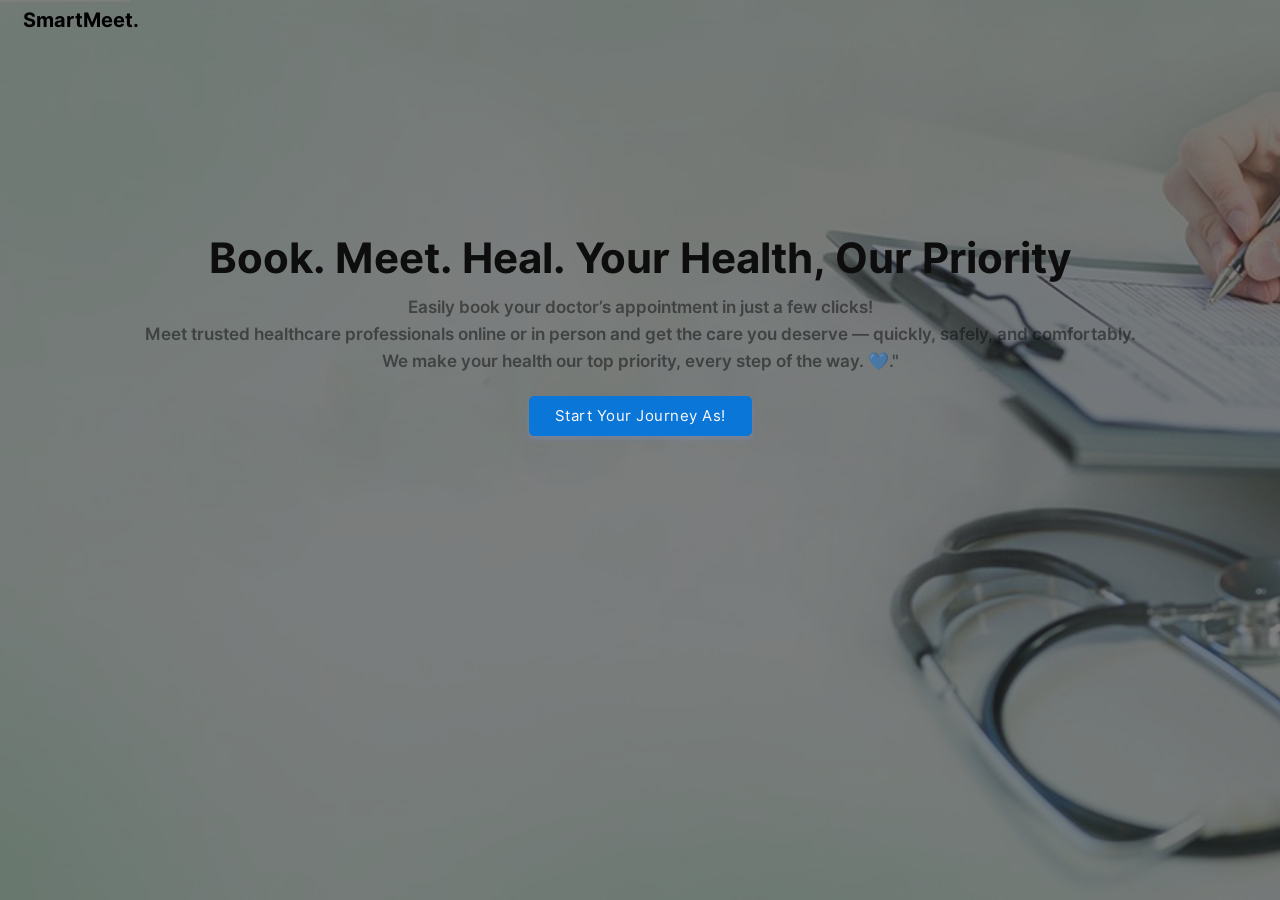
<file: index.html>
<!DOCTYPE html>
<html lang="en">
<head>
    <meta charset="UTF-8">
    <meta http-equiv="X-UA-Compatible" content="IE=edge">
    <meta name="viewport" content="width=device-width, initial-scale=1.0">
    <link rel="stylesheet" href="css/animations.css">  
    <link rel="stylesheet" href="css/main.css">  
    <link rel="stylesheet" href="css/index.css">
    <title>SmartMeet</title>
    <style>
        table{
            animation: transitionIn-Y-bottom 0.5s;
        }
    </style>
        
</head>
<body>
    
    <div class="full-height">
        <center>
        <table border="0">
            <tr>
                <td width="80%">
                    <font class="edoc-logo">SmartMeet. </font>
                    <font class="edoc-logo-sub"><!--| THE ECHANNELING PROJECT--></font>
                </td>
                <!--td width="10%">
                   <a href="login.php"  class="non-style-link"><p class="nav-item">LOGIN</p></a>
                </td>
                <td  width="10%">
                    <a href="signup.php" class="non-style-link"><p class="nav-item" style="padding-right: 10px;">REGISTER</p></a>
                </td-->
            </tr>
            
            <tr>
                <td  colspan="3">
                    <p class="heading-text">Book. Meet. Heal. Your Health, Our Priority</p>

                </td>
            </tr>
            <tr>
                <td  colspan="3">
                    <p class="sub-text2">Easily book your doctor’s appointment in just a few clicks!
                        <br> Meet trusted healthcare professionals online or in person and get the care you deserve — quickly, safely, and comfortably. 
                        <br>  We make your health our top priority, every step of the way. 💙."</p>
                </td>
            </tr>
            <tr>
                
                <td colspan="3">
                    <center>
                    <!--a href="login.php" >
                        <input type="button" value="Make Appointment" class="login-btn btn-primary btn" style="padding-left: 25px;padding-right: 25px;padding-top: 10px;padding-bottom: 10px;">
                    </a-->
                    <a href="category.html">
    <input type="button" value="Start Your Journey As!" class="login-btn btn-primary btn" style="padding-left: 25px; padding-right: 25px; padding-top: 10px; padding-bottom: 10px;">
</a>

                </center>
                </td>
                
            </tr>
            <tr>
                <td colspan="3">
                   
                </td>
            </tr>
        </table>
        <!--p class="sub-text2 footer-hashen"></p-->
    </center>
    
    </div>
</body>
</html>
</file>
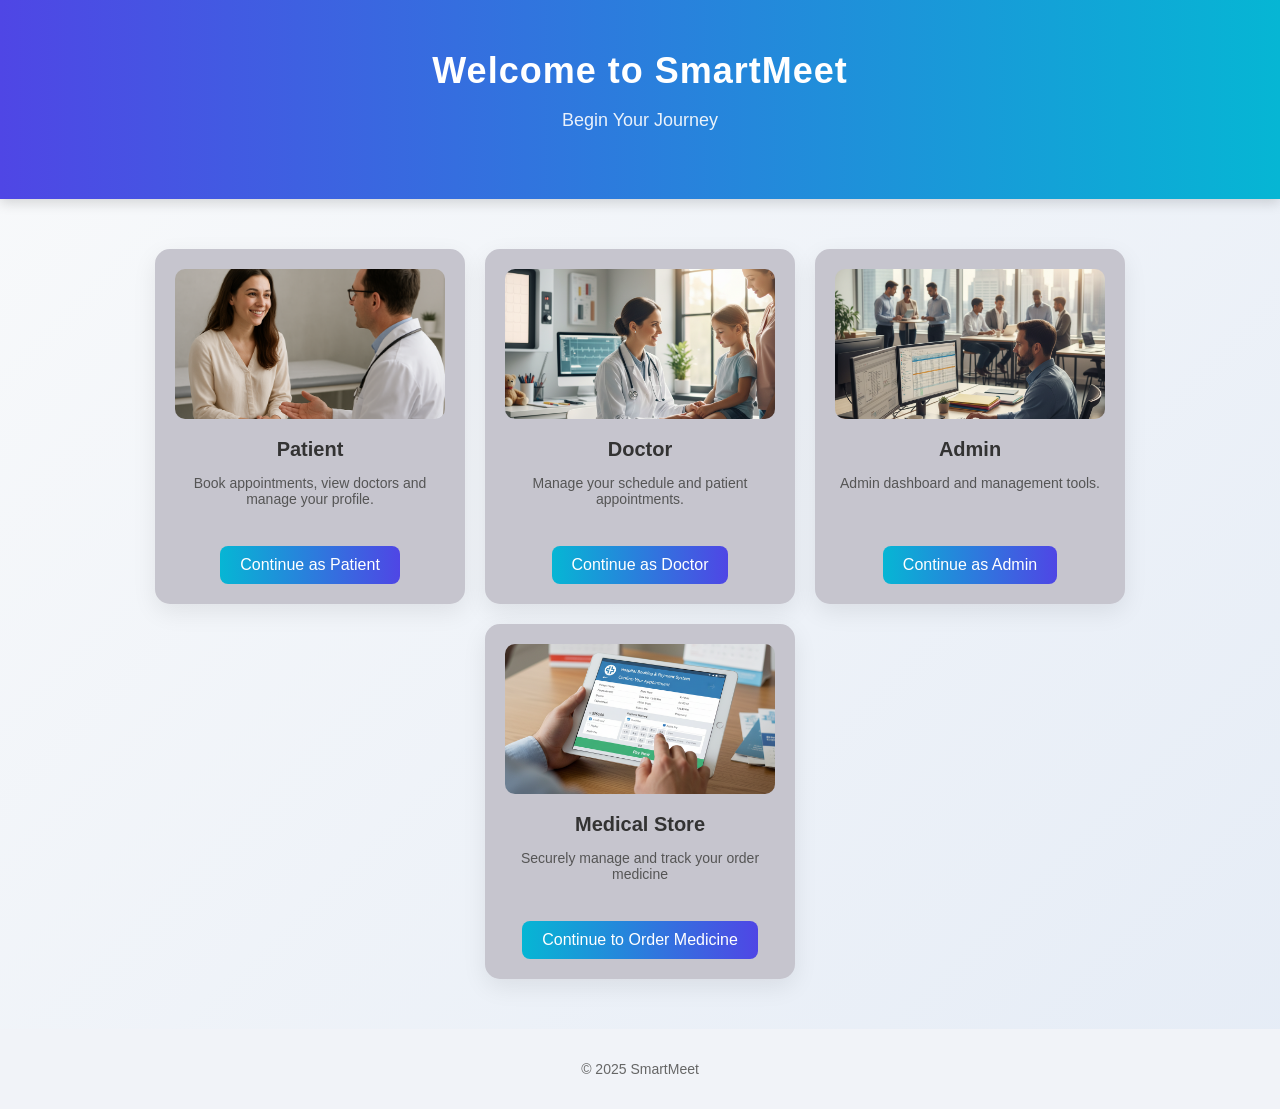
<file: category.html>
<!DOCTYPE html>
<html lang="en">
<head>
    <meta charset="UTF-8">
    <title>Select Category</title>
    <style>
        body {
            font-family: 'Poppins', sans-serif;
            margin: 0;
            background: linear-gradient(135deg, #f9fafb, #e5ecf6);
        }
        .hero {
            background: linear-gradient(90deg, #4f46e5, #06b6d4);
            color: white;
            padding: 50px 20px;
            text-align: center;
            box-shadow: 0 4px 12px rgba(0, 0, 0, 0.15);
        }
        .hero h1 {
            margin: 0;
            font-size: 36px;
            letter-spacing: 1px;
        }
        .hero p {
            opacity: 0.9;
            font-size: 18px;
        }

        .container-cards {
            display: flex;
            gap: 20px;
            justify-content: center;
            padding: 50px 20px;
            flex-wrap: wrap;
        }
        .card {
            background: #c6c5ce;
            border-radius: 15px;
            box-shadow: 0 8px 24px rgba(0, 0, 0, 0.08);
            width: 270px;
            padding: 20px;
            text-align: center;
            transition: transform 0.3s ease, box-shadow 0.3s ease;
        }
        .card:hover {
            transform: translateY(-8px);
            box-shadow: 0 12px 30px rgba(0, 0, 0, 0.15);
        }
        .card img {
            height: 150px;
            object-fit: cover;
            border-radius: 10px;
            width: 100%;
        }
        .card h3 {
            margin: 15px 0 8px;
            font-size: 20px;
            color: #333;
        }
        .card p {
            color: #555;
            font-size: 14px;
            min-height: 45px;
        }
        .btn {
            display: inline-block;
            margin-top: 12px;
            padding: 10px 20px;
            border-radius: 8px;
            background: linear-gradient(90deg, #06b6d4, #4f46e5);
            color: white;
            text-decoration: none;
            font-weight: 500;
            transition: opacity 0.3s ease;
        }
        .btn:hover {
            opacity: 0.85;
        }
        .site-footer {
            text-align: center;
            padding: 18px;
            color: #666;
            font-size: 14px;
            background: #f1f3f8;
        }
    </style>
</head>

<body>
    <div class="hero">
        <div class="hero-content">
            <h1>Welcome to SmartMeet</h1>
            <p>Begin Your Journey</p>
        </div>
    </div>

    <div class="container-cards">
        <div class="card">
            <img src="img/Categoryimage.png" alt="Patient">
            <h3>Patient</h3>
            <p>Book appointments, view doctors and manage your profile.</p>
            <a href="login_patient.php" class="btn">Continue as Patient</a>
        </div>

        <div class="card">
            <img src="img/CategoryDoctor.png" alt="Doctor">
            <h3>Doctor</h3>
            <p>Manage your schedule and patient appointments.</p>
            <a href="login_doctor.php" class="btn">Continue as Doctor</a>
        </div>

        <div class="card">
            <img src="img/categoryAdmin.png" alt="Admin">
            <h3>Admin</h3>
            <p>Admin dashboard and management tools.</p>
            <a href="login_admin.php" class="btn">Continue as Admin</a>
        </div>

        <!-- New Payment Card -->
        <div class="card">
            <img src="img/Payment.png" alt="Payment">
            <h3>Medical Store</h3>
            <p>Securely manage and track your order medicine</p>
            <a href="store/medical_store_index.php" class="btn">Continue to Order Medicine</a>
        </div>
    </div>

    <footer class="site-footer">
        <p>&copy; 2025 SmartMeet</p>
    </footer>
</body>
</html>
</file>
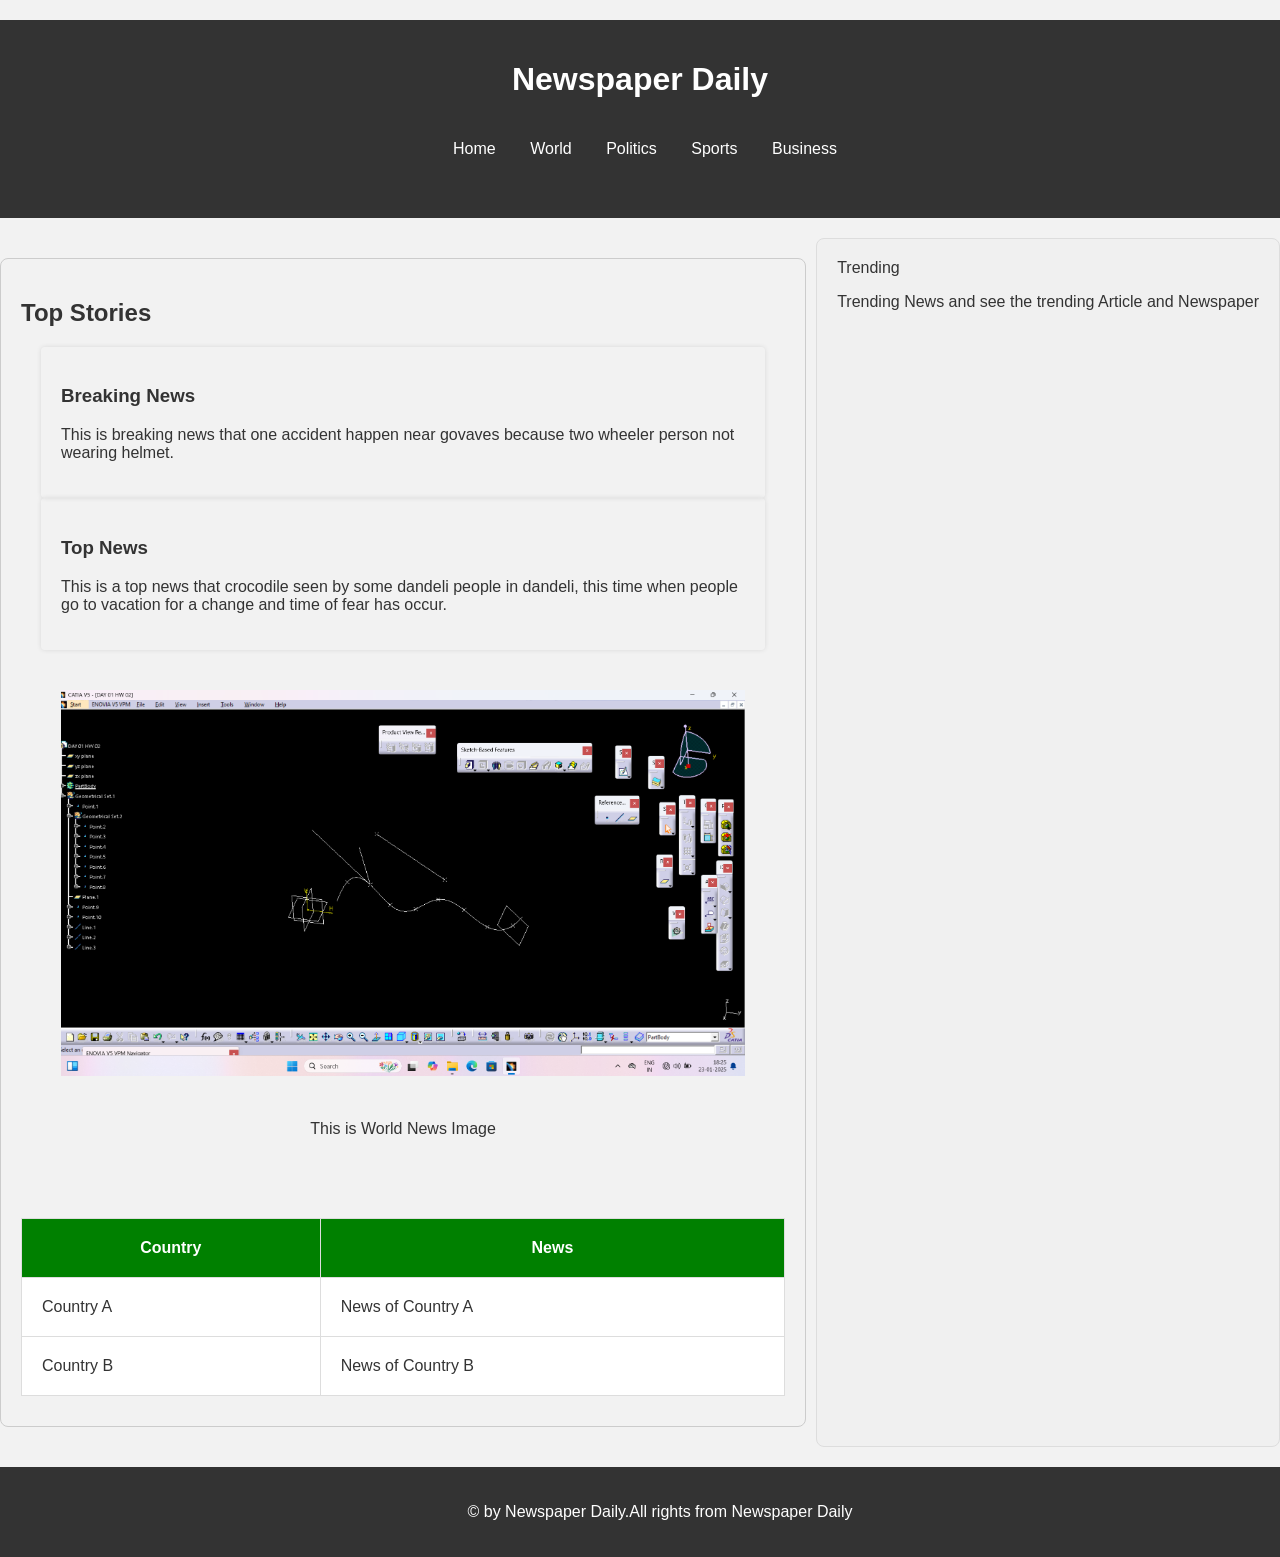
<file: img/Newspaper Layout.htm>
<!DOCTYPE html>
<!-- saved from url=(0034)file:///D:/Aishwarya/WEB/pr05.html -->
<html lang="en"><head><meta http-equiv="Content-Type" content="text/html; charset=UTF-8">
	
	<meta name="viewport" content="width=device-width , initial-scale=1.0">
	<title>Newspaper Layout</title>
	<style>
	body{
	font-family:'Arial',sens-serif;
	background-color:#f2f2f2;
	color:#333;
	margin:0;
	padding:0;
	}
	
	header{
	background-color:#333;
	color:#ffffff;
	margin:20px 0;
	text-align:center;
	padding:20px;
	}
	
	table{
	width:100%;
	border-collapse:collapse;
	margin-top:20px;
	
	}
	
	.container{
	display:flex;
	flex-wrap:wrap;
	margin:20px 0;
	}
	
	main{
	flex:3;
	background-color:#f2f2f2;
	margin:20px 0;
	border:1px solid #ccc;
	border-radius:8px;
	border-shadow:0px 0px 10px rgba(0,0,0,0.1);
	margin-right:10px;
	padding:20px;
	}
	
	nav{
	margin:20px 0;
	padding:20px;
	text-align:center;
	margin-left:10px;
	}
	
	nav a{
	text-decoration:none;
	margin:0 15px;
	color:#ffffff;
	}
	
	nav a:hover{
	text-decoration:underline;
	color:blue;
	}
	
	article{
	padding:20px;
	border-radius:4px;
	box-shadow:0px 0px 5px rgba(0,0,0,0.1);
	margin-bottom:20px;
	margin:0 20px;
	}
	
	aside{
	padding:20px;
	border-radius:8px;
	border:1px solid #ddd;
	background-color:#f0f0f0;
	bax-shadow:0px 0px 10px rgba(0,0,0,0.1);
	}
	
	th,td{
	padding:20px;
	text-align:top;
	border:1px solid #ddd;
	}
	
	th{
	background-color:green;
	color:white;
	}
	
	td{
	background-color:#ffffff;
	}
	section{
	margin-bottom:10px;
	}
	
	footer{
	background-color:#333;
	color:white;
	bottom:0;
	width:100%;
	position:relative;
	padding:20px;
	text-align:center;
	}
	
	figure{
	padding:20px;
	margin-bottom:20px;
	border-radius:4px;
	margin:20px;
	}
	
	figcaption{
	text-align:center;
	padding:20px;
	margin:20px;
	}
	</style>
	</head>
	<body>
		<header>
		<h1>Newspaper Daily</h1>
		<nav>
			<a href="file:///D:/Aishwarya/WEB/pr05.html#">Home</a>
			<a href="file:///D:/Aishwarya/WEB/pr05.html#">World</a>
			<a href="file:///D:/Aishwarya/WEB/pr05.html#">Politics</a>
			<a href="file:///D:/Aishwarya/WEB/pr05.html#">Sports</a>
			<a href="file:///D:/Aishwarya/WEB/pr05.html#">Business</a>
			</nav>
		</header>
		<div class="container">
		<main>
		<section>
		<h2>Top Stories</h2>
		<article>
		<h3>Breaking News</h3>
		<p>This is breaking news that one accident happen near govaves because two wheeler person not wearing helmet.</p>
		</article>
		<article>
		<h3>Top News</h3>
		<p>This is a top news that crocodile seen by some dandeli people in dandeli, this time when people go to vacation for a change and time of fear has occur.
		</p>
		</article>
		</section>
		<section>
		<figure>
			<img src="./Newspaper Layout_files/Example.png" alt="World News Image" style="width:100%; height:auto">
			<figcaption>This is World News Image</figcaption>
			</figure>
			<table>
			<thead>
			<tr>
			<th>Country</th>
			<th>News</th>
			</tr>
			</thead>
			<tbody>
			<tr>
			<td>Country A</td>
			<td>News of Country A</td>
			</tr>
			<tr>
			<td>Country B</td>
			<td>News of Country B</td>
			</tr>
			</tbody>
			</table>
			</section>
			</main>
			<aside>
			Trending
			<p>Trending News and see the trending Article and Newspaper</p>
			</aside>
			</div>
			<footer>
			<p>© by Newspaper Daily.All rights from Newspaper Daily</p>
			</footer>
			
			</body></html>
</file>
<file: css/animations.css>
/*These transition are from youtube*/

@keyframes transitionIn-X{
    from {
            opacity: 0;
            transform: translateX(-10px);

    }

    to {
            opacity: 1;
            transform: translateX(0);
    }
}
    


@keyframes transitionIn-Y-over{
    from {
            opacity: 0;
            transform: translateY(-10px);

    }

    to {
            opacity: 1;
            transform: translateY(0);
    }
}
    
@keyframes transitionIn-Y-bottom{
    from {
            opacity: 0;
            transform: translateY(30px);

    }

    to {
            opacity: 1;
            transform: translateY(0);
    }
}
    

/* Transition end */
</file>
<file: css/main.css>
@import url('font-inter.css');
:root {
  --primarycolor: #0A76D8;
  --primarycolorhover: #006dd3;
  --btnice:#D8EBFA;
  --btnnicetext:#1b62b3;
}

body{
    margin: 0;
    padding: 0;
    border-spacing: 0;
    font-family: 'Inter', sans-serif;
    
}

*, ::after, ::before{
    box-sizing: border-box;
}


/*------custom-scroll-bar - from w3schools.com------------------*/
/* width */
::-webkit-scrollbar {
    width: 5px;
  }
  
  /* Track */
  ::-webkit-scrollbar-track {
    background: #f1f1f1; 
  }
   
  /* Handle */
  ::-webkit-scrollbar-thumb {
    background: #888; 
    border-radius: 12px;
  }
  
  /* Handle on hover */
  ::-webkit-scrollbar-thumb:hover {
    background: #555; 
  }





.input-text{
    border-radius: 4px;
    border: 0.5px solid rgb(226, 226, 226);
    padding: 10px;
    width: 92%;
    transition: 0.2s;
    outline: none;
}

.input-text{
    border: 1px solid #e9ecef;
    font-size: 14px;
    line-height: 26px;
    background-color: #fff;
    display: block;
    width: 100%;
    padding: .375rem .75rem;
    font-weight: 300;
    line-height: 1.5;
    color: #212529;
    background-color: #fff;
    background-clip: padding-box;
    -webkit-appearance: none;
    -moz-appearance: none;
    appearance: none;
    border-radius: .25rem;
    transition: border-color .15s ease-in-out,box-shadow .15s ease-in-out;
}

.input-text:hover{
    background-color: rgb(250, 250, 250);
    transition: 0.2s;
    outline: none;
}

.input-text:focus{
    border: 1px solid rgb(10,118,216);
    transition: 0.2s;
}

.input-text::placeholder{
    font-family: 'Inter', sans-serif;
}



/* -----------Buttons---------------*/
.btn{
    cursor: pointer;
    padding: 8px 20px;
    outline: none;
    text-decoration: none;
    font-size: 15px;
    letter-spacing: 0.5px;
    transition: all 0.3s;
    border-radius: 5px;
    font-family: 'Inter', sans-serif;
}


.btn:hover{
    background-color: var(--primarycolorhover);
    box-shadow: none;
    transition: all 0.5s;
    font-family: 'Inter', sans-serif;

}


.btn-primary{
    background-color: var(--primarycolor) ;
    border: 1px solid var(--primarycolor) ;
    color: #fcf9f9 ;
    box-shadow: 0 3px 5px 0 rgba(118, 152, 236, 0.3);
}

.btn-primary-soft{
    background-color: #D8EBFA ;
    /*border: 1px solid rgba(57,108,240,0.1) ;*/    color: #1969AA;
    font-weight: 500;
    font-size: 16px;
    border: none;
    /*box-shadow: 0 3px 5px 0 rgba(57,108,240,0.3)*/
}


.btn-primary-soft:hover{
    background-color: var(--primarycolor) ;
    /*border: 1px solid rgba(57,108,240,0.1) ;*/
    color: #fff ;
    box-shadow: 0 3px 5px 0 rgba(57,108,240,0.3);
}


.btn-in-text{
    font-size: 15px;
    letter-spacing: 0.5px;
}

.non-style-link:link, .non-style-link:visited, .non-style-link:hover, .non-style-link:active{
    text-decoration: none;
    color: rgb(65, 66, 65);
}




.btn-label{
    margin-left: 10px;
    padding: 12px 12px;
    outline: none;
    text-decoration: none;
    font-size: 15px;
    letter-spacing: 0.5px;
    transition: all 0.3s;
    border-radius: 5px;
    background-color: #f0f0f073;
    border: 1px solid rgba(57,108,240,0.1) ;
    font-family: 'Inter', sans-serif;
}


.sub-table{
    border: 1px solid #ebebeb;
    border-radius: 8px;
    
}

.filter-container{
  width: 92.5%;
  border: 1px solid #ebebeb;
  border-radius: 8px;
  margin-bottom: 20px;
  border-spacing: 0;
  padding: 0;
}

.filter-container-items{
  margin-top: 7.5px;
  margin-left: 20px;


}
.table-headin{
    font-size: 16px;
    font-weight: 500;
    padding: 10px;
    border-bottom: 3px solid var(--primarycolor);
}

.abc{
  width: 100%;
  height: 550px;
  overflow: auto;
}





        
.overlay {
    position: fixed;
    top: 0;
    bottom: 0;
    left: 0;
    right: 0;
    background: rgba(0, 0, 0, 0.7);
    transition: opacity 500ms;
    opacity: 1;
  }
  .overlay:target {
    visibility: visible;
    opacity: 1;
    
  }
  
  .popup {
    margin: 70px auto;
    padding: 20px;
    background: #fff;
    border-radius: 5px;
    width: 50%;
    position: relative;
    transition: all 5s ease-in-out;
  }
  
  .popup h2 {
    margin-top: 0;
    color: #333;
  }
  .popup .close {
    position: absolute;
    top: 20px;
    right: 30px;
    transition: all 200ms;
    font-size: 30px;
    font-weight: bold;
    text-decoration: none;
    color: #333;
  }
  .popup .close:hover {
    color: var(--primarycolorhover);
  }
  .popup .content {
    max-height: 30%;
    overflow: auto;
  }
  
  @media screen and (max-width: 700px){
    .box{
      width: 70%;
    }
    .popup{
      width: 70%;
    }
  }


input[type=search] {
    background-image: url('../img/search.svg');
    background-position: 10px 50%;
    background-repeat: no-repeat;
    transition: 0.5s;
    padding: 8px 20px 8px 40px;
}

input[type=search]:focus {
    transition: 0.5s;
}

.box {
  width: 120px;
  height: 30px;
  border: 1px solid #e9ecef;
  font-size: 14px;
  color: #212529;
  background-color: #fff;
  line-height: 26px;
  font-weight: 300;
  border-radius: .25rem;
  padding: .375rem .75rem;
  line-height: 1.5;
  width: 100%;
  background-clip: padding-box;
  transition: border-color .15s ease-in-out,box-shadow .15s ease-in-out;
}



.btn-primary-gray{
  background-color: #fff;
  border: 2px solid #c9cbce9f;
  color: #212529d0;
  box-shadow: 0 3px 5px 0 rgba(95, 95, 97, 0.3);
}



.btn-primary-gray:hover{
  background-color: #5185ffa9;
  box-shadow: 0 3px 5px 0 rgba(95, 95, 97, 0.3);
}



.button-icon{
  
  background-position: 10px 50%;
  background-repeat: no-repeat;
  transition: 0.5s;
  padding: 8px 20px 8px 40px;
}



.menu-btn{
  padding:20px;
  color: #3b3b3b;
  background-position: 30% 50%;
  background-repeat: no-repeat;
  transition: 0.5s;
  
}

.menu-text{
  padding-left: 40%;
  font-weight: 50px;
  font-size: 16px;
  
}


.menu-active{
  color: var(--primarycolor);
  border-right: 7px solid var(--primarycolor);
  background-color: var();
}

.menu-btn:hover{
  background-color: var(--btnice);
  color: var(--primarycolor);
}

.non-style-link-menu:link, .non-style-link-menu:visited,  .non-style-link-menu:active{
  text-decoration: none;
  color: #3b3b3b;
}
.non-style-link-menu:hover{
  text-decoration: none;
  color: var(--primarycolor);
}

.non-style-link-menu-active:link, .non-style-link-menu-active:visited,  .non-style-link-menu-active:active{
  text-decoration: none;
  color: var(--primarycolor);
}



.menu-icon-dashbord{
  background-image: url('../img/icons/dashboard.svg');
}


.menu-icon-doctor{
  background-image: url('../img/icons/doctors.svg');
}
.menu-icon-schedule{
  background-image: url('../img/icons/schedule.svg');
}
.menu-icon-appoinment{
  background-image: url('../img/icons/book.svg');
}
.menu-icon-patient{
  background-image: url('../img/icons/patients.svg');
}
.menu-icon-settings{
  background-image: url('../img/icons/settings.svg');
}

.menu-icon-session{
  background-image: url('../img/icons/session.svg');
}
.menu-icon-home{
  background-image: url('../img/icons/home.svg');
}



.menu-icon-dashbord:hover,.menu-icon-dashbord-active{
  color: var(--primarycolor);

  background-image: url('../img/icons/dashboard-hover.svg');
}


.menu-icon-doctor:hover,.menu-icon-doctor-active{
  color: var(--primarycolor);
  background-image: url('../img/icons/doctors-hover.svg');
}
.menu-icon-schedule:hover,.menu-icon-schedule-active{
  color: var(--primarycolor);
  
  background-image: url('../img/icons/schedule-hover.svg');
}
.menu-icon-appoinment:hover,.menu-icon-appoinment-active{
  color: var(--primarycolor);
  
  background-image: url('../img/icons/book-hover.svg');
}
.menu-icon-patient:hover,.menu-icon-patient-active{
  color: var(--primarycolor);
  
  background-image: url('../img/icons/patients-hover.svg');
}

.menu-icon-settings:hover,.menu-icon-settings-active{
  color: var(--primarycolor);
  
  background-image: url('../img/icons/settings-iceblue.svg');
}

.menu-icon-session:hover,.menu-icon-session-active{
  color: var(--primarycolor);
  
  background-image: url('../img/icons/session-iceblue.svg');
}
.menu-icon-home:hover,.menu-icon-home-active{
  color: var(--primarycolor);
  
  background-image: url('../img/icons/home-iceblue.svg');
}





.btn-icon-back{
  background-image: url('../img/icons/back-iceblue.svg');
  background-position: 18px 50%;
  background-repeat: no-repeat;
  transition: 0.5s;
  padding: 8px 20px 8px 40px;
}

.btn-icon-back:hover{
  background-image: url('../img/icons/back-white.svg');
}


.btn-edit{
  background-image: url('../img/icons/edit-iceblue.svg');
}
.btn-edit:hover{
  background-image: url('../img/icons/edit-white.svg');
}

.btn-view{
  background-image: url('../img/icons/view-iceblue.svg');
}
.btn-view:hover{
  background-image: url('../img/icons/view-white.svg');
}

.btn-delete{
  background-image: url('../img/icons/delete-iceblue.svg');
}
.btn-delete:hover{
  background-image: url('../img/icons/delete-white.svg');
}

.btn-filter{
  background-image: url('../img/icons/filter-iceblue.svg');
  background-position: 15px 50%;
}
.btn-filter:hover{
  background-image: url('../img/icons/filter-white.svg');
}




.dashboard-items{
  
  border: 2px solid #c9cbce9f;
  border-radius: 7px;
  color: var(--primarycolor);
  /*background-color: #d8ebfa25 ;*/
  /*box-shadow: 0 3px 5px 0 rgba(95, 95, 97, 0.3);*/
}


.h1-dashboard{
  margin: 0;
  padding: 0;
  font-size: 25px;
  font-weight: 600;
  line-height: 0;
  padding-top: 20px;
}

.h3-dashboard{
  margin: 0;
  padding: 0;
  font-size: 20px;
  font-weight: 500;
  color: #212529e3;
}

.dashboard-icons{
  background-color: rgba(184, 184, 184, 0.247);
  padding-top: 30px;
  padding-bottom: 30px;
  border-radius: 7px;
  margin-left: 40px;
  margin-right: 0px;
  
}
.dashboard-icons-setting{
  background-color: rgba(184, 184, 184, 0.247);
  padding-top: 30px;
  padding-bottom: 30px;
  border-radius: 7px;
  margin-left: 5px;
  margin-right: 20px;
  
}

.setting-tabs:hover{
  background-color: #d6d6d657;
}


.doctor-header{
  background-image: url(../img/Doctor1img.png);
  color: rgba(0, 0, 0, 0.87);
  background-size: 100%;
  background-repeat: no-repeat;
  padding: 20px;
  padding-left: 35px;
}

.patient-header{
  background-image: url(../img/Patient1img.png);
}

.search-items{
  padding:20px;
  margin:10px;
  width:95%;
  display: flex;
  padding-left:0;
  padding-left: 30px;
  box-sizing: border-box;
  line-height: 1.5;
  box-shadow: 0 3px 5px 0 rgba(95, 95, 97, 0.068);
}


.h1-search{
  margin: 0;
  padding: 0;
  font-size: 23px;
  font-weight: 600;
  padding-top: 20px;
  padding-bottom: 10px;
}

.h3-search{
  margin: 0;
  padding: 0;
  font-size: 15px;
  font-weight: 500;
  color: #212529e3;
  
}

.h4-search{
  margin: 0;
  padding: 0;
  font-size: 13px;
  font-weight: 400;
  color: #212529e3;
}

.btn-book{
  background-image: url('../img/icons/book-balck.svg');
  background-position: 68% 50%;
  background-repeat: no-repeat;
  transition: 0.5s;
}
</file>
<file: css/index.css>
body{
    background-image: url(../img/Appointment\ \(1\).jpg);
    background-repeat: no-repeat;
    background-attachment: fixed;
    background-size: cover;
    height: 100%;
}

html, body {
    height: 100%;
    margin: 0;
  }
  
.full-height {
    background: rgba(26, 26, 26, 0.548);
    background-attachment: fixed;
    max-height: 100vh;
    height: 100vh;


}
table{
    width: 100%;
    padding-top: 5px;
    
}
.heading-text{
    color: rgb(13, 13, 13);
    font-size: 42px;
    font-weight: 700;
    line-height: 63px;
    margin-top: 15%;
    text-align: center;
    margin-bottom: 0;
}

.sub-text2{
    color: rgba(9, 9, 9, 0.5);
    font-size: 17px;
    line-height: 27px;
    font-weight: 550;
    text-align: center;
    margin-top: 0;
}


.register-btn{
    background-color: rgba(240, 248, 255, 0.589);
    color: #345cc4;
}


.edoc-logo{
    color: rgb(0, 0, 0);
    font-weight: bolder;
    font-size: 20px;
    padding-left: 20px;
    animation: transitionIn-Y-over 0.5s;
}

.edoc-logo-sub{
    color: rgba(255, 255, 255, 0.733);
    font-size: 12px;

}


.nav-item{
    color: rgba(255, 255, 255, 0.671);
    text-align: center;
    font-size: 15px;
    font-weight: 500;
    animation: transitionIn-Y-over 0.5s;
}

.nav-item:hover{
    color: #f0f0f0;

}

.footer-hashen{
    position: absolute;
    bottom: 0;
    left: 45%;
    font-size: 13px;
    animation: transitionIn-Y-over 0.5s;
}
</file>
